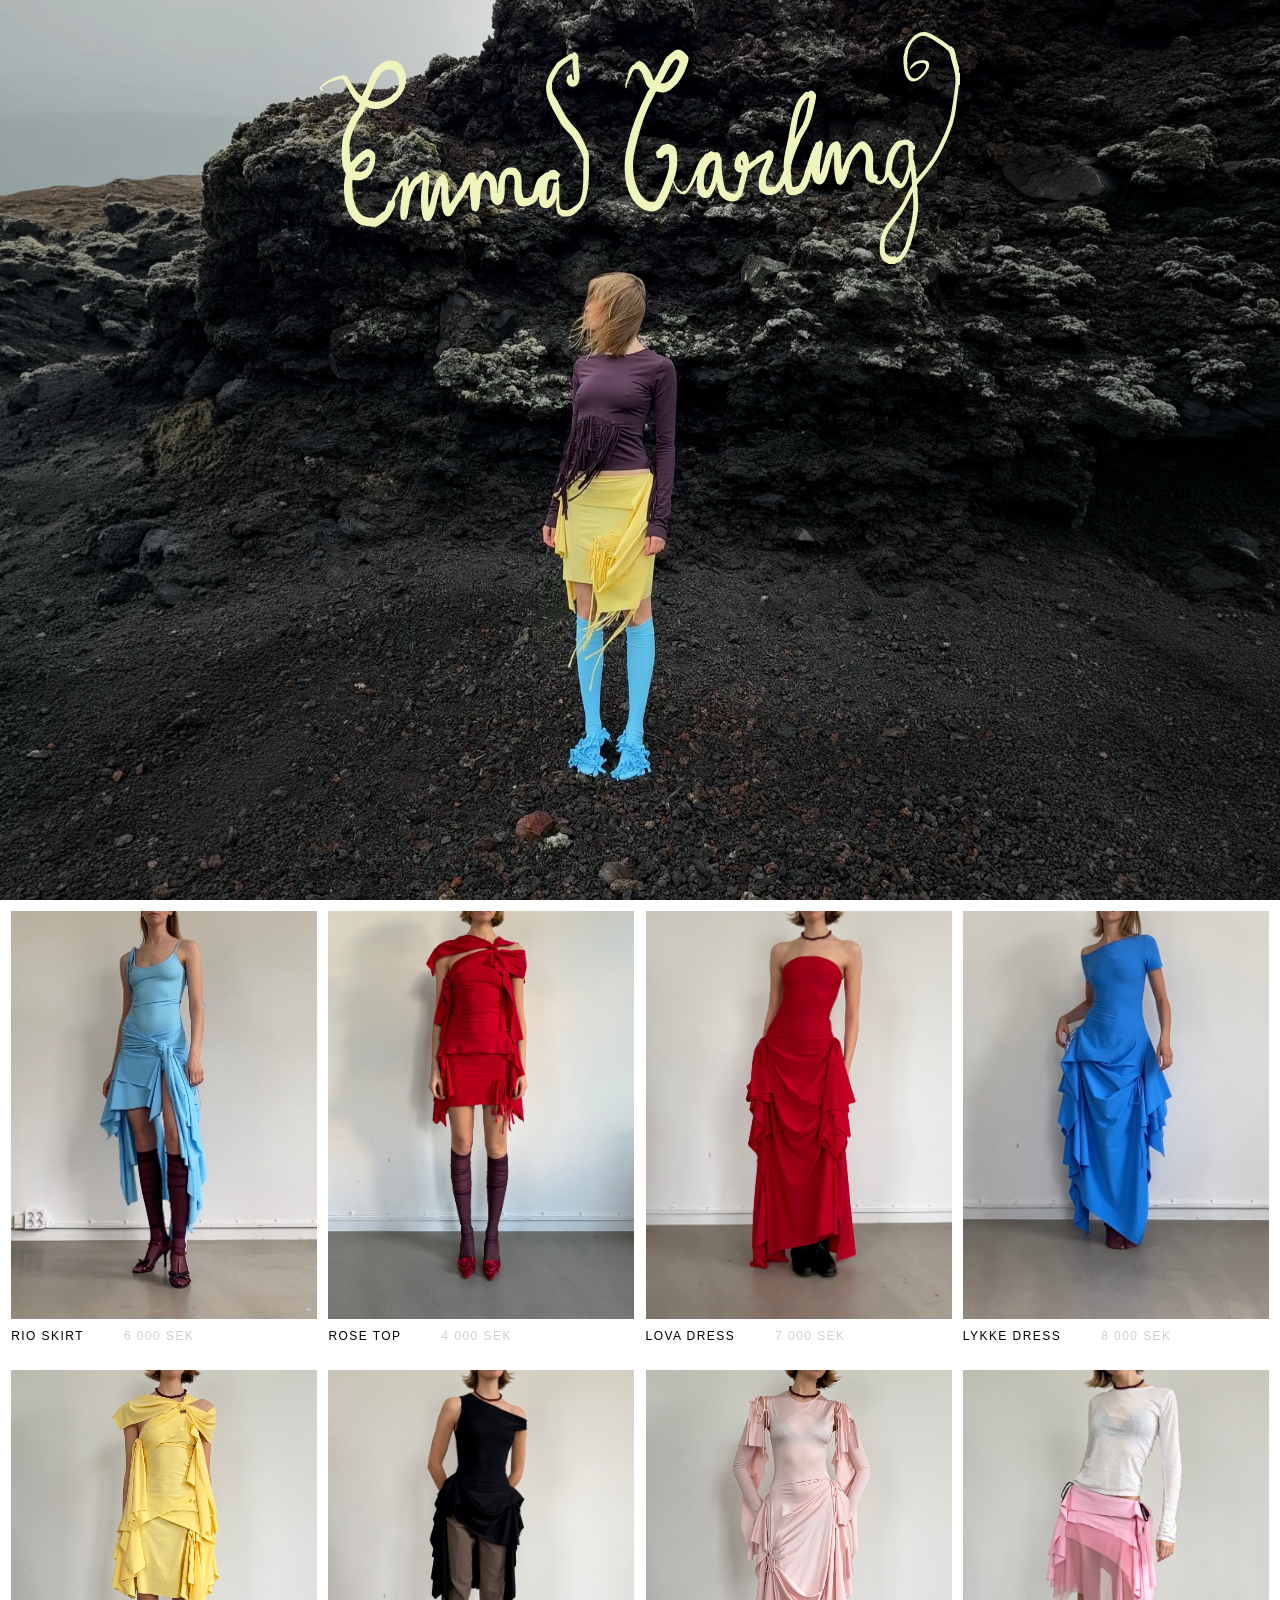
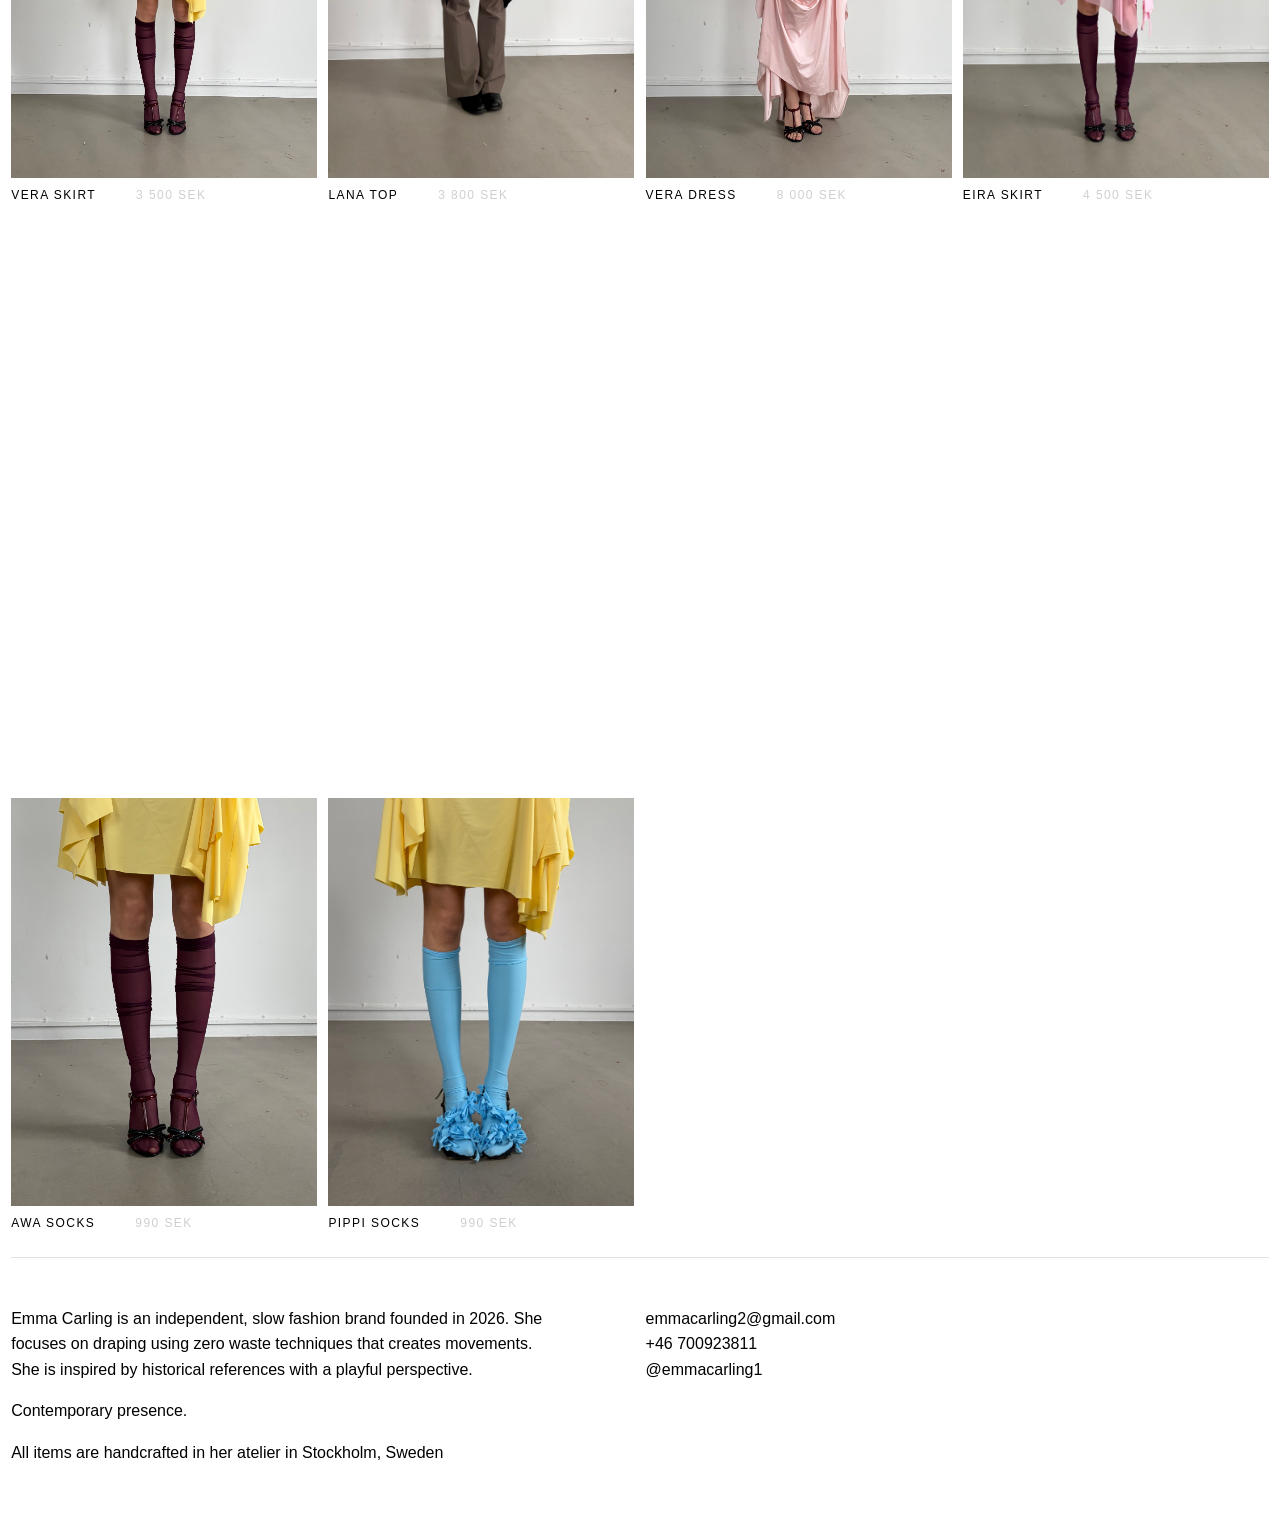
<file: index.html>
<!DOCTYPE html>
<html lang="en">
<head>
  <meta charset="UTF-8">
  <meta name="viewport" content="width=device-width, initial-scale=1.0, viewport-fit=cover">
  <title>Emma Carling</title>
  <!-- Colours the phone's status bar strip like the top of the landing video
       (keep in sync with --landing-top in style.css) -->
  <meta name="theme-color" content="#59575b">
  <!-- Icon in the browser tab, on phone home screens and in bookmarks: the E monogram (SVG/EC-Icon.svg) -->
  <link rel="icon" type="image/svg+xml" href="/favicon.svg">
  <link rel="icon" type="image/png" sizes="64x64" href="/favicon.png">
  <link rel="apple-touch-icon" href="/apple-touch-icon.png">
  <link rel="manifest" href="/site.webmanifest">
  <!-- Preview when the link is shared (Instagram, iMessage, WhatsApp…) -->
  <meta name="description" content="Emma Carling is an independent slow fashion brand. Every piece is draped with zero waste techniques and handcrafted in her atelier in Stockholm.">
  <meta property="og:type" content="website">
  <meta property="og:site_name" content="Emma Carling">
  <meta property="og:title" content="Emma Carling">
  <meta property="og:description" content="Emma Carling is an independent slow fashion brand. Every piece is draped with zero waste techniques and handcrafted in her atelier in Stockholm.">
  <meta property="og:url" content="https://emmacarling.com/">
  <meta property="og:image" content="https://emmacarling.com/images/share-icon.png">
  <meta property="og:image:width" content="1200">
  <meta property="og:image:height" content="630">
  <meta name="twitter:card" content="summary_large_image">
  <link rel="canonical" href="https://emmacarling.com/">
  <!-- Tells search engines who the brand is -->
  <script type="application/ld+json">
  {
    "@context": "https://schema.org",
    "@type": "Organization",
    "name": "Emma Carling",
    "url": "https://emmacarling.com/",
    "logo": "https://emmacarling.com/icon-512.png",
    "description": "Independent slow fashion brand. Every piece is draped with zero waste techniques and handcrafted in an atelier in Stockholm.",
    "sameAs": ["https://www.instagram.com/emmacarling1/"]
  }
  </script>
  <!-- Director font (fonts/), loaded early so the product title doesn't flash -->
  <link rel="preload" href="/fonts/Director-Regular.woff2" as="font" type="font/woff2" crossorigin>
  <link rel="stylesheet" href="/style.css">
</head>
<body>

  <!-- LANDING -->
  <header class="landing">
    <!-- Image or video from content/landing.json -->
    <div class="landing-media"></div>
    <h1 class="landing-title"><img class="landing-logo" src="/SVG/EC-Logo-Yellow.svg" alt="Emma Carling"></h1>
  </header>

  <!-- SHOP -->
  <main class="shop" id="shop">

    <!-- Products from content/products.json: the first 8 here... -->
    <section class="product-grid" id="grid-top"></section>

    <!-- Image or video from content/feature.json -->
    <div class="feature" hidden></div>

    <!-- ...and the rest here -->
    <section class="product-grid" id="grid-bottom"></section>

  </main>

  <!-- CONTACT -->
  <footer class="contact">
    <div class="contact-intro"></div>

    <div class="contact-info">
      <p><a class="contact-email"></a></p>
      <p><a class="contact-phone"></a></p>
      <p><a class="contact-instagram" target="_blank" rel="noopener"></a></p>
    </div>
  </footer>

  <!-- PRODUCT VIEW (filled by script.js when a product is opened).
       Each product has its own address, e.g. emmacarling.com/lova-dress -->
  <div class="overlay" hidden>
    <button class="overlay-close" type="button" aria-label="Close"><span class="x" aria-hidden="true">X</span> Close</button>

    <!-- Small preview images: left of the big image (under it on mobile).
         Click one to show it; the one in view gets a black outline. -->
    <div class="thumbs"></div>

    <div class="overlay-gallery">
      <div class="product-track overlay-track"></div>
      <button class="arrow prev" type="button" aria-label="Previous image"></button>
      <button class="arrow next" type="button" aria-label="Next image"></button>
    </div>

    <!-- Product details. The Order button unfolds the order form right here. -->
    <form class="overlay-info order-form">
      <h2 class="product-title"></h2>
      <p class="product-price"></p>
      <p class="product-material"></p>

      <!-- Folded away until Order is pressed -->
      <div class="fold order-fields" inert>
        <div class="fold-inner">
          <h3 class="order-heading">Fill in order request</h3>

          <label class="field">
            <span>Full name</span>
            <input type="text" name="name" required autocomplete="name">
          </label>

          <label class="field">
            <span>Email</span>
            <input type="email" name="email" required autocomplete="email" inputmode="email" autocapitalize="off" spellcheck="false">
          </label>

          <fieldset class="field">
            <legend>Size</legend>
            <div class="options size-options"></div>
          </fieldset>

          <fieldset class="field">
            <legend>Colour</legend>
            <div class="options colour-options">
              <label class="option swatch"><input type="radio" name="colour" value="Special request (see message)" required><span><i class="rainbow"></i>Request</span></label>
            </div>
            <p class="field-hint other-hint" hidden>Please describe the colour you want in the message below.</p>
          </fieldset>

          <label class="field">
            <span>Message</span>
            <textarea name="message" rows="5" placeholder="Anything I should know? Measurements, questions, wishes…"></textarea>
          </label>

          <input type="hidden" name="product">
          <input type="hidden" name="price">
        </div>
      </div>

      <button class="order-button" type="submit">Order</button>
      <p class="form-status" role="status"></p>

      <!-- Shipping, returns, care… (content/order-info.json) -->
      <div class="info-menu"></div>
    </form>
  </div>

  <script src="/script.js"></script>
</body>
</html>
</file>
<file: style.css>
/* Director by May Jolivet & Justine Herbel (Velvetyne), free under the
   SIL Open Font License (fonts/Director-OFL.txt). Light, Regular, Bold. */
@font-face {
  font-family: "Director";
  src: url("/fonts/Director-Light.woff2") format("woff2");
  font-weight: 300;
  font-display: swap;
}
@font-face {
  font-family: "Director";
  src: url("/fonts/Director-Regular.woff2") format("woff2");
  font-weight: 400;
  font-display: swap;
}
@font-face {
  font-family: "Director";
  src: url("/fonts/Director-Bold.woff2") format("woff2");
  font-weight: 700;
  font-display: swap;
}

:root {
  --gap: 0.7rem;
  /* Extra space in from the image edges for text, form fields and buttons
     (same as the name and price under the grid images). Images use --gap only. */
  --text-inset: 1rem;

  /* The whole palette */
  --white: #ffffff;
  --black: #000000;
  --yellow: #f7fbce;
  --grey-light: #d0cfcf;

  /* What each colour is used for */
  --bg: var(--white);
  --text: var(--black);
  --line: #e2e1e1; /* every line and outline: fields, buttons, info rows, footer */

  /* All text */
  --font: "Helvetica Neue", Helvetica, Arial, sans-serif;
  /* Product name in the product view (Director, loaded below) */
    --font-title:  var(--font);
  --font-title-weight: 400;
  /* Running text: the footer, the texts that open under the Order button
     (not their headings), and the grey price and material text */
  --font-text: var(--font);

  /* The dark grey at the top of the landing video and its still image.
     Safari shows it in the status bar strip above the page, so the strip
     blends into the video instead of being white. */
  --landing-top: #59575b;

  /* ---- Landing page on phones: change these two to adjust it ----
     Zoom of the video: 1 = not zoomed, 1.2 = 20% closer. More zoom hides
     more of the white sky behind the logo, but crops the person tighter.
     Logo width: share of the screen width (e.g. 50vw = 50%). */
  --landing-zoom-mobile: 1.18;
  --landing-logo-mobile: 51vw;

  /* ---- Landing page on computers ----
     Zoom of the video (and its still image): 1 = not zoomed, 1.2 = 20% closer.
     Zoom centre: the point it zooms in towards, across and down (50% 50% = middle). */
  --landing-zoom-desktop: 1.2;
  --landing-zoom-desktop-centre: 50% 58%;

  /* How long the product view takes to slide up when it opens (and back
     down when it closes), in seconds */
  --overlay-slide: 0.35s;

  /* Phones: how far above the bottom of the screen the floating Order button
     sits in the product view. Raise it if Safari's bar covers the button. */
  --order-button-bottom: calc(var(--gap) + env(safe-area-inset-bottom, 0px));
}

/* Above the page (status bar, pull-down bounce): the landing's dark grey.
   Below it (bounce at the very bottom): white. The page itself is white. */
html {
  background: linear-gradient(var(--landing-top) 50%, var(--bg) 50%);
}
* {
  box-sizing: border-box;
}

body {
  margin: 0;
  background: var(--bg);
  color: var(--text);
  font-family: var(--font);
  font-size: 0.9375rem;
  line-height: 1.6;
  -webkit-font-smoothing: antialiased;
}

a {
  color: inherit;
  text-decoration: none;
}
a:hover {
  text-decoration: underline;
  text-underline-offset: 0.2em;
}

button {
  font: inherit;
  color: inherit;
}

/* No grey square when tapping buttons and choices on phones */
button,
label,
a {
  -webkit-tap-highlight-color: transparent;
}
button:focus:not(:focus-visible) {
  outline: none;
}

/* ---------- Landing ---------- */

/* Full screen, including behind the iPhone notch and the browser bars.
   lvh = the screen height when the browser bars are hidden, so the video
   never leaves a gap. object-fit: cover crops the sides, never stretches. */
.landing {
  position: relative;
  overflow: hidden; /* a zoomed-in video stays inside */
  height: 100vh;
  height: 100lvh;
  cursor: pointer;
}

.landing-image {
  position: absolute;
  inset: 0;
  width: 100%;
  height: 100%;
  object-fit: cover;
  /* Crop a bit more from the top than the bottom, so on wide screens
     you see from just above the head down to the ankles.
     Lower % = show more of the top, higher % = show more of the bottom. */
  object-position: center 58%;
}

/* The landing video lies invisible on top of its still image until it really
   plays. Phones in Low Power Mode never autoplay videos and would otherwise
   show a play button; this way they just show the still image. */
.landing-video {
  transition: opacity 0.6s ease;
}

/* Computers: zoom set at the top of this file (phones have their own below) */
@media (min-width: 901px) {
  .landing-image {
    transform: scale(var(--landing-zoom-desktop));
    transform-origin: var(--landing-zoom-desktop-centre);
  }
}
.landing-video.waiting {
  opacity: 0;
}

.landing-title {
  position: absolute;
  inset: 0;
  margin: 0;
  display: flex;
  align-items: flex-start; /* logo at the top */
  justify-content: center;
  padding-top: calc(2rem + env(safe-area-inset-top)); /* clear of the notch */
  text-align: center;
  font-weight: 400;
  font-size: clamp(3rem, 9vw, 8rem);
  letter-spacing: 0.02em;
  color: #fff79f; /* same yellow as the form's Yellow option */
}

/* Logo colour is set inside SVG/EC-Logo-Yellow.svg (fill="...") */
.landing-logo {
  display: block;
  width: min(80vw, 40rem);
  height: auto;
}
/* ---------- Shop ---------- */

.shop {
  padding: var(--gap);
  display: flex;
  flex-direction: column;
  gap: var(--gap);
}

.product-grid {
  display: grid;
  grid-template-columns: repeat(4, 1fr);
  gap: var(--gap);
}

/* Full width, natural height, but never taller than 80% of the screen
   (if it would be, it's cropped top and bottom instead of squashed) */
/* Hidden sections (empty bottom grid, no featured image) */
.product-grid[hidden],
.feature[hidden] {
  display: none;
}

/* Feature: columns side by side with the same spacing as the product
   grid (3 on computers, 1 on phones; set in script.js). In each column
   the images lie on top of each other and only the active one shows;
   they switch instantly, without a fade. */
.feature {
  display: grid;
  grid-template-columns: repeat(var(--feature-columns, 3), 1fr);
  gap: 0;
}
.feature-frame {
  position: relative;
  overflow: hidden;
  aspect-ratio: 3 / 4;
  max-height: 80vh;
}
.feature-image {
  position: absolute;
  inset: 0;
  display: block;
  width: 100%;
  height: 100%;
  object-fit: cover;
  opacity: 0;
}
.feature-image.active {
  opacity: 1;
}


/* ---------- Product (image carousel) ---------- */

.product {
  position: relative;
}

.product-track {
  display: flex;
  overflow-x: auto;
  scroll-snap-type: x mandatory;
  scrollbar-width: none;
  aspect-ratio: 3 / 4;
  cursor: pointer;
}
.product-track::-webkit-scrollbar {
  display: none;
}

.slide {
  flex: 0 0 100%;
  scroll-snap-align: start;
  object-fit: cover;
  display: block;
  width: 100%;
  height: 100%;
  -webkit-user-drag: none;
  user-select: none;
}

.product-name {
  margin: 0.35rem 0 0;
  font-size: 0.75rem;
  letter-spacing: 0.12em;
  text-transform: uppercase;
}

/* Name at the image's left edge, then the price 40px after it, in the same
   light grey as the material text */
.product-meta {
  display: flex;
  gap: 40px;
  margin: 0.5rem 0 0.75rem; /* space above (from the image) and below */
}
.product-meta .product-name {
  margin: 0;
}
.grid-price {
  color: var(--grey-light);
  font-family: var(--font-text);
}

.arrow {
  position: absolute;
  top: 50%;
  transform: translateY(-50%);
  width: 2.25rem;
  height: 2.25rem;
  padding: 0;
  border: none;
  background: none;
  color: var(--text);
  cursor: pointer;
  opacity: 0;
  pointer-events: none;
  transition: opacity 0.2s;
}
/* The V shape: two borders of a small square, rotated */
.arrow::before {
  content: "";
  position: absolute;
  top: 50%;
  left: 50%;
  width: 35%;
  height: 35%;
  border-left: 1.5px solid currentColor;
  border-bottom: 1.5px solid currentColor;
}
.arrow.prev::before { transform: translate(-30%, -50%) rotate(45deg); }
.arrow.next::before { transform: translate(-70%, -50%) rotate(-135deg); }
.arrow.prev { left: 0.5rem; }
.arrow.next { right: 0.5rem; }

/* Only one image: nothing to scroll, so no arrows or previews */
.single .arrow,
.single .thumbs {
  display: none;
}

/* Touch screens: no arrows at all, just swipe. (Arrows that appear on
   "hover" made phones need two taps to open a product.) */
@media (hover: none) {
  .arrow {
    display: none;
  }
  /* Product view: arrows show there are more images, but you swipe (or
     tap a preview) to change image */
  .overlay:not(.single) .arrow {
    display: block;
    opacity: 1;
  }
  .overlay .arrow {
    pointer-events: none;
  }
}

/* Never show the browser's own play button / controls on the
   background videos (iPhone shows one while loading or in Low Power Mode) */
video::-webkit-media-controls,
video::-webkit-media-controls-start-playback-button,
video::-webkit-media-controls-overlay-play-button {
  display: none !important;
  -webkit-appearance: none;
}

/* Arrows sit in the middle of the image, not the image + name */
.product .arrow {
  top: calc(50% - 1.2rem);
}

/* Show arrows on hover (and keyboard focus) */
/* Arrows only show while hovering the images
   (or when reached with the keyboard's Tab key) */
.product:hover .arrow,
.overlay-gallery:hover .arrow,
.arrow:focus-visible {
  opacity: 1;
  pointer-events: auto;
}


/* ---------- Product view (full viewport) ---------- */

/* Image on the left, the info column right next to it. The whole view
   scrolls like a normal page (scrollbar at the screen edge); the image
   stays put while the info column scrolls past it. */
.overlay {
  position: fixed;
  inset: 0;
  z-index: 10;
  overflow-y: auto;
  overscroll-behavior: contain; /* don't scroll the shop behind it */
  /* Space for the scrollbar is always kept free, so nothing shifts sideways
     when the form unfolds and the view becomes scrollable */
  scrollbar-gutter: stable;
  background: var(--bg);
  display: flex;
  align-items: flex-start;
  gap: var(--gap); /* between the previews, the image and the info column */
  /* The shop grid's margin above and at the sides; the image reaches the bottom */
  padding: var(--gap) var(--gap) 0;
}
/* Sliding up from the bottom when opened, back down when closed (script.js).
   It moves its real position (top/bottom), not just its picture (transform):
   iPhone Safari colours the strip behind the status bar after whatever
   touches the top of the screen, so this way the strip only turns white
   when the view actually gets there. The X moves along with it. */
.overlay.slide-in,
.overlay.slide-in .overlay-close {
  animation-duration: var(--overlay-slide);
  animation-timing-function: cubic-bezier(0.2, 0.8, 0.2, 1);
  animation-fill-mode: both;
}
.overlay.slide-out,
.overlay.slide-out .overlay-close {
  animation-duration: var(--overlay-slide);
  animation-timing-function: cubic-bezier(0.6, 0, 0.8, 0.4);
  animation-fill-mode: both;
}
.overlay.slide-in { animation-name: overlay-up; }
.overlay.slide-out { animation-name: overlay-down; }
.overlay.slide-in .overlay-close { animation-name: close-up; }
.overlay.slide-out .overlay-close { animation-name: close-down; }
@keyframes overlay-up {
  from { top: 100%; bottom: -100%; }
  to { top: 0; bottom: 0; }
}
@keyframes overlay-down {
  from { top: 0; bottom: 0; }
  to { top: 100%; bottom: -100%; }
}
@keyframes close-up {
  from { top: 100%; }
  to { top: 0; }
}
@keyframes close-down {
  from { top: 0; }
  to { top: 100%; }
}
@media (prefers-reduced-motion: reduce) {
  .overlay.slide-in,
  .overlay.slide-out,
  .overlay.slide-in .overlay-close,
  .overlay.slide-out .overlay-close { animation: none; }
}
.overlay[hidden] {
  display: none;
}

/* Image fills the screen height under the top margin and stays there while
   scrolling; its width follows the photo's shape (3:4) */
.overlay-gallery {
  position: sticky;
  top: 0; /* measured from inside the view's top padding */
  flex: 0 1 auto;
  min-width: 0;
  height: calc(100vh - var(--gap));
  height: calc(100svh - var(--gap));
  aspect-ratio: 3 / 4;
}

/* Small previews in a column left of the image; they stay put too.
   The one in view gets a black outline (like a button on hover). */
.thumbs {
  position: sticky;
  top: 0;
  flex: none;
  display: flex;
  flex-direction: column;
  gap: var(--gap);
  width: 4.5rem;
  max-height: calc(100svh - 2 * var(--gap));
  overflow-y: auto; /* many images: scroll the previews */
  scrollbar-width: none;
}
.thumbs::-webkit-scrollbar {
  display: none;
}
.thumb {
  flex: none;
  display: block;
  width: 100%;
  aspect-ratio: 3 / 4;
  padding: 0;
  border: 1px solid transparent;
  background: none;
  cursor: pointer;
  transition: border-color 0.2s;
}
.thumb img,
.thumb video {
  display: block;
  width: 100%;
  height: 100%;
  object-fit: cover;
  pointer-events: none;
}
.thumb:hover {
  border-color: var(--line);
}
.thumb.active {
  border-color: var(--text);
}

.overlay-track {
  height: 100%;
  aspect-ratio: auto;
  cursor: default;
}

.overlay .arrow {
  width: 2.75rem;
  height: 2.75rem;
}

/* Info column: title, price and material, then the order form (folded),
   the Order button and the info menu. Grows with its content; the page
   scrolls, not the column. */
.overlay-info {
  flex: 0 1 400px;
  min-width: 0;
  display: flex;
  flex-direction: column;
  padding: 1.5rem var(--text-inset) var(--gap);
}
.overlay-info .order-button {
  flex: none;
  padding: 0.7rem;
}

/* Folding panel (order form, info menu texts): animates its height open */
.fold {
  display: grid;
  grid-template-rows: 0fr;
  transition: grid-template-rows 0.5s ease;
}
.fold.open {
  grid-template-rows: 1fr;
}
/* No padding here: padding would keep a strip of the content visible
   while folded. Space comes from the content's own margins. */
.fold-inner {
  min-height: 0;
  overflow: hidden;
}

/* Shipping, returns, care…: rows with a small + under the Order button */
.info-menu {
  flex: none;
  margin: 1.5rem 0 0;
  border-top: 1px solid var(--line);
}
.info-menu[hidden] {
  display: none;
}
.info-item {
  border-bottom: 1px solid var(--line);
}
.info-toggle {
  display: flex;
  align-items: center;
  justify-content: space-between;
  gap: 1rem;
  width: 100%;
  padding: 0.7rem 0;
  border: none;
  background: none;
  text-align: left;
  font-size: 0.75rem;
  letter-spacing: 0.12em;
  text-transform: uppercase;
  cursor: pointer;
}
.info-toggle:hover {
  text-decoration: underline;
  text-underline-offset: 0.2em;
}
.info-text .fold-inner {
  font-family: var(--font-text);
  padding-right: 3.2vw; /* keeps the paragraphs from running too wide */
  font-size: 0.8125rem;
}
.info-text p {
  margin: 0 0 0.75rem;
}

/* The +: two thin lines. When the row opens, the upright line turns down
   flat, so the + becomes a − */
.plus {
  position: relative;
  flex: none;
  width: 0.6rem;
  height: 0.6rem;
}
.plus span {
  position: absolute;
  top: 50%;
  left: 0;
  width: 100%;
  height: 1px;
  background: currentColor;
  transition: transform 0.25s ease;
}
.plus span:nth-child(2) { transform: rotate(90deg); }
.info-item.open .plus span:nth-child(2) { transform: rotate(0deg); }

.product-title {
  margin: 0;
  font-family: var(--font-title);
  font-weight: var(--font-title-weight); /* set at the top of this file */
  font-size: 2.5rem;
  line-height: 1.1;
}

.product-price {
  margin: 0.75rem 0 0;
}

.product-material {
  margin: 0.25rem 0 2rem;
  font-family: var(--font-text);
  color: var(--grey-light);
  white-space: pre-line; /* line breaks typed in the CMS show as new lines */
}

.order-button {
  display: block;
  width: 100%;
  padding: 1rem;
  border: none;
  background: var(--text);
  color: var(--bg);
  text-align: center;
  font-size: 0.75rem;
  letter-spacing: 0.15em;
  text-transform: uppercase;
  cursor: pointer;
  transition: opacity 0.2s;
}
/* Only with a mouse: on a phone a tap would leave it yellow afterwards */
@media (hover: hover) {
  .order-button:hover {
    background-color: var(--yellow);
    color: var(--black);
  }
}
.order-button:disabled {
  opacity: 0.85;
  cursor: default;
}

/* Close: "X CLOSE" in the top right corner, like Acne Studios' close
   button: the X is simply the letter X, 12px uppercase text with a little
   letter spacing. Same on phones. Hover: underlined (X and word). */
.overlay-close {
  position: fixed; /* stays in the corner while the product view scrolls */
  top: 0;
  right: 0;
  z-index: 1;
  padding: 0.25rem 20px 0.25rem var(--gap); /* the text ends 20px from the right edge */
  border: none;
  background: none;
  color: var(--text);
  font-size: 0.75rem;
  line-height: 20px;
  letter-spacing: 0.3px;
  text-transform: uppercase;
  cursor: pointer;
}
.overlay-close {
  word-spacing: 3.4px; /* widens the space between X and CLOSE to ~7px */
}
.overlay-close:hover {
  text-decoration: underline;
  text-underline-offset: 0.2em;
}

/* ---------- Order form (unfolds in the product view) ---------- */

.order-heading {
  margin: 0 0 1.5rem;
  font-size: 0.75rem;
  font-weight: 500;
  letter-spacing: 0.12em;
  text-transform: uppercase;
}

.field {
  position: relative;
  display: block;
  margin: 0 0 1.75rem;
  padding: 0;
  border: none;
}
/* Field titles (Full name, Email, Size…): the same plain style as the price */
.field > span,
.field legend {
  display: block;
  margin-bottom: 0.5rem;
  padding: 0;
}

/* Fields you type in: no background, just a light grey outline */
.field input[type="email"],
.field input[type="text"],
.field textarea {
  width: 100%;
  padding: 0.8rem 0.9rem;
  border: 1px solid var(--line);
  border-radius: 0;
  background: none;
  color: var(--text);
  font: inherit;
}
/* Phones and tablets: 16px text in fields, or iPhones zoom in when you tap one */
@media (hover: none), (max-width: 900px) {
  .field input[type="email"],
  .field input[type="text"],
  .field textarea {
    font-size: 16px;
  }
}
.field input:focus,
.field textarea:focus {
  outline: none;
  border-color: var(--text); /* black while typing, so you see where you are */
}
.field textarea {
  resize: vertical;
}

/* Size and colour choices look like buttons */
/* Size and colour buttons: an even grid of equal boxes with no gaps.
   Each box overlaps its neighbours by 1px so the borders are shared
   (one thin line, not two). */
.options {
  display: grid;
  grid-template-columns: repeat(3, 1fr);
  padding: 0 1px 1px 0; /* room for the overlap */
}
.option {
  position: relative;
  display: block;
  margin: 0 -1px -1px 0;
  cursor: pointer;
}
/* The hovered or chosen box sits on top, so its whole black outline shows */
.option:hover,
.option:has(input:checked) {
  z-index: 1;
}
.option input {
  position: absolute;
  opacity: 0;
  width: 1px;
  height: 1px;
}
/* Light grey outline; black outline on hover; chosen: yellow with black
   text, like the Order button on hover, and a black outline */
.option span {
  display: flex;
  align-items: center;
  justify-content: center;
  gap: 0.5rem;
  height: 100%;
  padding: 0.6rem 0.5rem;
  text-align: center;
  font-size: 0.8125rem;
  border: 1px solid var(--line);
  background: none;
  transition: background-color 0.2s, color 0.2s, border-color 0.2s;
}
.option:hover span {
  border-color: var(--text);
}
.option input:checked + span {
  border-color: var(--grey-light);
  background: var(--grey-light);
  color: var(--black);
}
.option:hover input:checked + span {
  border-color: var(--text); /* the chosen one gets the black hover outline too */
}
.option input:focus-visible + span {
  outline: 2px solid var(--text);
  outline-offset: 2px;
}
/* Colours this product doesn't come in */
.option[hidden] {
  display: none;
}
/* Colour buttons: dot and name sit at the left of the square */
.swatch span {
  justify-content: flex-start;
  text-align: left;
}
.swatch i {
  flex: none;
  width: 0.9rem;
  height: 0.9rem;
  border-radius: 50%;
  border: 1px solid var(--line);
}

/* "Other" colour: a rainbow colour wheel */
.swatch i.rainbow {
  background: linear-gradient(45deg,
    #e8473f 0 16.6%, #ec9831 0 33.3%, #f4dd4c 0 50%,
    #4ecb5f 0 66.6%, #5ea9ff 0 83.3%, #9a5bd6 0);
}

/* Floats in the space under the field, so it never moves the layout */
.field-hint {
  position: absolute;
  top: 100%;
  left: 0;
  margin: 0.3rem 0 0;
  font-size: 0.8125rem;
  color: var(--text);
}

.form-status {
  margin: 1rem 0 0;
  font-size: 0.8125rem;
}
.form-status:empty {
  display: none;
}

body.no-scroll {
  overflow: hidden;
}
/* While a product is open (and has finished sliding up), hide the page
   behind it. Otherwise, when a phone resizes the screen (keyboard, address
   bar), the dark landing video could show through as a black area at the
   bottom. */
body.covered .landing,
body.covered .shop,
body.covered .contact {
  visibility: hidden;
}


/* ---------- Contact ---------- */

/* Computers: the same 4 columns as the product grid above. The text about
   Emma spans the first two, her contact details start at the third.
   Both in the same text style. */
.contact {
  font-family: var(--font-text);
  display: grid;
  grid-template-columns: repeat(4, 1fr);
  align-items: start;
  gap: var(--gap);
  margin: 0 var(--gap);
  padding: 3rem 0 4rem;
  border-top: 1px solid var(--line);
  font-size: 1rem;
  line-height: 1.6;
}

.contact .contact-intro {
  grid-column: 1 / 3;
  padding-right: 5rem; 
}

.contact-info {
  grid-column: 3 / 5;
  display: flex;
  flex-direction: column;
}

.contact p {
  margin: 0;
}
.contact .contact-intro p + p {
  margin-top: 1em;
}


/* ---------- Smaller screens ---------- */

/* Phone layout below 900px wide. If you change it, change the other
   900px / 901px widths in this file and the one in script.js too. */
@media (max-width: 900px) {
  :root { --gap: 0.7rem; --text-inset: 0; }

  /* Landing video on phones when there's no mobile version: the wide
     desktop video, cropped so the person is centred.
     - object-position: which part of the video is shown; the first value
       moves it sideways (the person is a bit right of centre in the video)
     - scale: how much it's zoomed in (--landing-zoom-mobile at the top);
       origin: the point the zoom is centred on (x y), here the person, so
       she stays in the middle
     Only the video: its still image (shown in Low Power Mode) is a
     different photo and stays as it is. */
  .landing {
    overflow: hidden;
    /* A bit shorter than the screen, so the top of the grid peeks out */
    height: calc(100vh - 4rem);
    height: calc(100svh - 4rem);
  }
  video.landing-image,
  img.landing-moving {
    object-position: 46% 50%;
    transform: scale(var(--landing-zoom-mobile)); /* set at the top of this file */
    transform-origin: 50% 90%;
  }
  /* The mobile version from the CMS (and its still image, the same first
     frame): zoomed in from the bottom, so the white sky moves up out of view
     and the logo sits on the dark rock */
  .landing-image.mobile-version {
    object-position: 50% 50%;
    transform: scale(var(--landing-zoom-mobile));
    transform-origin: 50% 95%;
  }
  .landing-logo { width: var(--landing-logo-mobile); }
  .product-grid { grid-template-columns: repeat(2, 1fr); }

  /* Product view: image on top, the previews centred under it, then the
     info; the whole view scrolls */
  .overlay {
    flex-direction: column;
    align-items: stretch;
    padding: 0 var(--gap) var(--gap); /* the image starts at the top edge */
  }
  .overlay-gallery { order: 1; position: relative; top: auto; height: auto; }
  /* Full width, and tall enough for a whole 3:4 photo, so photos are
     never cut at the top or bottom (a wider photo is cut at the sides).
     Never shorter than the min-height, so photos don't get too small;
     then the photo is cut equally at both sides. The width is fixed, or
     the min-height would make the area wider than the screen. */
  .overlay-track { width: 100%; height: auto; aspect-ratio: 3 / 4; min-height: 60vh; }
  .overlay-gallery { width: 100%; aspect-ratio: auto; }
  .thumbs {
    order: 2;
    position: static;
    flex-direction: row;
    flex-wrap: wrap;
    justify-content: center;
    width: auto;
    max-height: none;
    overflow: visible;
  }
  .thumb { width: 2.25rem; }
  .overlay-info { order: 3; flex: none; height: auto; overflow: visible; padding: 0.5rem var(--text-inset) 1.5rem; } /* top: space under the previews */

  /* Smaller buttons on mobile */
  .arrow,
  .overlay .arrow {
    width: 1.75rem;
    height: 1.75rem;
    font-size: 0.75rem;
  }
  .arrow.prev { left: 0.5rem; }
  .arrow.next { right: 0.5rem; }
  /* No arrows in the product view on phones: swipe or tap a preview instead */
  .overlay .arrow,
  .overlay:not(.single) .arrow { display: none; }

  .order-button {
    padding: 0.7rem;
    font-size: 0.6875rem;
  }
  /* Product view: the Order button floats at the bottom of the screen, above
     Safari's bar, until you reach it. When pressed it slides down with the
     unfolding form to its place at the end of the form, and stays there. */
  .overlay-info .order-button {
    position: sticky;
    bottom: var(--order-button-bottom);
    z-index: 2;
  }
  .overlay-info .order-button.settled {
    position: static;
  }

  .option span {
    padding: 0.45rem 0.7rem;
    font-size: 0.75rem;
  }

  /* Phones: contact details under the text */
  .contact { display: flex; flex-direction: column; gap: 3rem; }
  .contact .contact-intro { padding-right: 0; } /* full width on phones */

  /* Price under the name instead of beside it.
     Two tighter lines take the same height as one line + the space under
     it did, so the images stay just as far apart. */
  .product-meta {
    flex-direction: column;
    gap: 0;
    margin-bottom: 0;
  }
  .product-meta .product-name { line-height: 1.3; }
}
</file>
